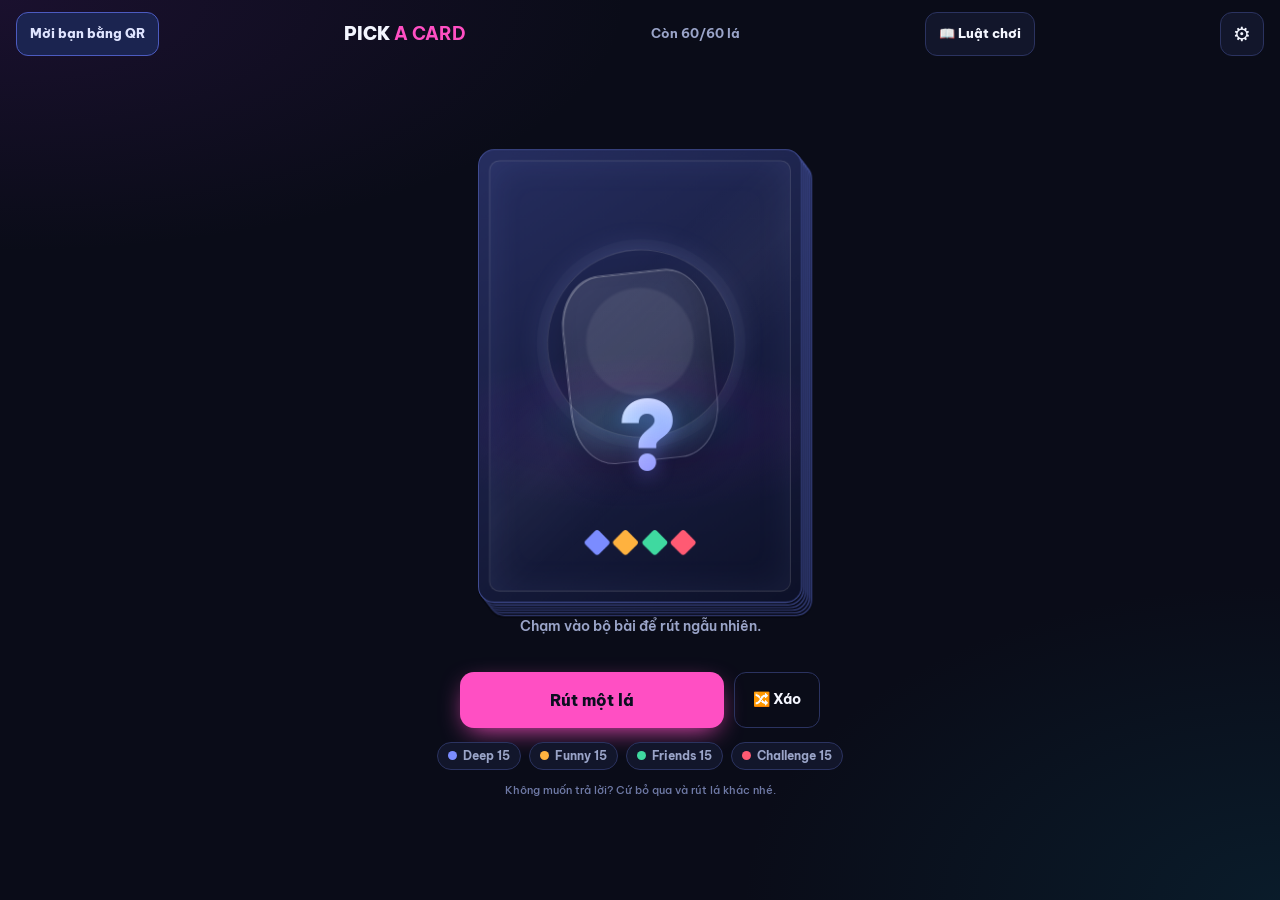
<file: index.html>
<!doctype html>
<html lang="vi">
<head>
<meta charset="utf-8">
<meta name="viewport" content="width=device-width, initial-scale=1, viewport-fit=cover">
<meta name="theme-color" content="#0a0c18">
<title>Pick A Card</title>
<link rel="preconnect" href="https://fonts.googleapis.com">
<link rel="preconnect" href="https://fonts.gstatic.com" crossorigin>
<link href="https://fonts.googleapis.com/css2?family=Be+Vietnam+Pro:wght@500;700;800;900&display=swap" rel="stylesheet">
<link rel="stylesheet" href="style.css">
<style>
body{display:flex;flex-direction:column;overflow-x:hidden;user-select:none;-webkit-user-select:none}
.top{display:flex;align-items:center;justify-content:space-between;gap:12px;padding:max(12px,env(safe-area-inset-top)) 16px 4px}
.logo{margin:0;font:900 18px/1 'Be Vietnam Pro',sans-serif}.logo b{color:var(--accent)}
.left{color:var(--muted);font-size:13px;font-weight:700}
.gear{display:grid;place-items:center;width:44px;height:44px;border-radius:12px;border:1px solid var(--line);background:var(--panel);text-decoration:none;font-size:20px}
.rules-btn{min-height:44px;padding:0 13px;border-radius:12px;border:1px solid var(--line);background:var(--panel);font-weight:800;font-size:13px}
.invite-btn{min-height:44px;padding:0 13px;border-radius:12px;border:1px solid #4c5bc0;background:#1b2450;color:#dfe4ff;font-weight:800;font-size:13px}
main{flex:1;display:flex;flex-direction:column;align-items:center;justify-content:center;gap:12px;padding:0 16px max(16px,env(safe-area-inset-bottom))}
.stage{--cw:max(150px,min(74vw,320px,calc((100dvh - 300px)*.714)));width:var(--cw);height:calc(var(--cw)*1.4);position:relative;margin:6px 0 4px;--c:#aab}
.pile,.shuffle{position:absolute;inset:0}
.shuffle{transform-style:preserve-3d;perspective:900px;pointer-events:none;contain:layout paint}
.shuffle:before{content:"";position:absolute;width:150%;height:70%;left:-25%;top:25%;border-radius:50%;background:radial-gradient(ellipse,#00f3ff18 0%,#bc13fe0b 35%,transparent 68%);transform:rotateX(62deg)}
.pile{cursor:pointer;transition:opacity .2s;border-radius:16px}
.pile.empty{border:2px dashed var(--line);display:grid;place-items:center;color:var(--muted);text-align:center;font-weight:700;padding:16px;cursor:default}
.cover,.sh{position:absolute;inset:0;border-radius:16px;overflow:hidden}
.cover{background:linear-gradient(150deg,#262e60,#0d1128);border:1.5px solid #404c92;box-shadow:0 2px 0 #00000055;transform:translate(calc(var(--i)*2px),calc(var(--i)*2.6px))}
.cover.top:before{content:"";position:absolute;inset:10px;border:1px solid #ffffff24;border-radius:10px;background:radial-gradient(circle at 50% 42%,#ffffff12 0 18%,transparent 19% 100%),linear-gradient(135deg,transparent 35%,#ffffff08 50%,transparent 65%);box-shadow:inset 0 0 35px #8f9cff18}
.cover.top:after{content:"";position:absolute;width:58%;aspect-ratio:1;border-radius:50%;left:21%;top:22%;border:1px solid #ffffff22;box-shadow:0 0 0 10px #ffffff06,0 0 30px #9aa7ff32;transform:rotate(18deg)}
.cover .q{position:absolute;inset:0;display:grid;place-items:center;font:900 calc(var(--cw)*.36)/1 'Be Vietnam Pro',sans-serif;color:#ffffffe8;padding-bottom:12%}
.cover.top .q{z-index:1;inset:27% 27% 31%;padding:0;border:1px solid #ffffff42;border-radius:28%;background:linear-gradient(145deg,#ffffff22,#ffffff08);box-shadow:inset 1px 1px 0 #ffffff40,inset -8px -10px 22px #00000028,0 14px 28px #00000035;color:transparent;background-clip:padding-box;transform:rotate(-6deg)}
.cover.top .q:after{content:"?";font:900 calc(var(--cw)*.29)/1 'Be Vietnam Pro',sans-serif;background:linear-gradient(145deg,#ffffff,#c6ccff 45%,#7b8cff);-webkit-background-clip:text;background-clip:text;color:transparent;text-shadow:0 4px 18px #7b8cff66;transform:rotate(6deg)}
.cover .dots{position:absolute;left:0;right:0;bottom:11%;display:flex;justify-content:center;gap:9px}
.cover .dots i{width:calc(var(--cw)*.06);height:calc(var(--cw)*.06);border-radius:3px;transform:rotate(45deg)}
.sh{box-shadow:0 3px 10px #0008;border:1px solid #ffffff38;transform-origin:center;will-change:transform;background:linear-gradient(145deg,#ffffff12,#ffffff04),linear-gradient(90deg,#ffffff08 1px,transparent 1px),linear-gradient(#ffffff08 1px,transparent 1px);background-size:auto,20px 20px,20px 20px}
.sh:after{content:"";position:absolute;inset:0;border-radius:16px;padding:1px;background:linear-gradient(45deg,#00f3ff,#bc13fe);-webkit-mask:linear-gradient(#fff 0 0) content-box,linear-gradient(#fff 0 0);-webkit-mask-composite:xor;mask-composite:exclude;opacity:.65}
.fill{position:absolute;inset:0}
.pic,.fpic img{width:100%;height:100%;object-fit:cover;display:block;pointer-events:none}
.fpic{background:#0b0e1f}.fpic img{object-fit:contain}
.fb{display:grid;place-items:center;background:repeating-linear-gradient(135deg,var(--c) 0 12px,color-mix(in srgb,var(--c) 75%,#000) 12px 24px)}
.fb .plate{background:#0b0e1f;color:var(--c);border:2px solid var(--c);border-radius:14px;padding:calc(var(--cw)*.05) calc(var(--cw)*.08);text-align:center}
.fb .plate b{display:block;font:900 calc(var(--cw)*.11)/1.1 'Be Vietnam Pro',sans-serif}
.fb .plate span{display:block;margin-top:4px;font-weight:700;font-size:calc(var(--cw)*.05);color:#fff}
.ft{display:flex;flex-direction:column;padding:7% 8%;gap:6%;background:linear-gradient(180deg,color-mix(in srgb,var(--c) 28%,#0b0e1f),#0b0e1f 55%)}
.ft .tag{align-self:flex-start;background:var(--c);color:#0b0e1f;font-weight:800;font-size:calc(var(--cw)*.045);padding:.25em .8em;border-radius:99px}
.ft .q{flex:1;display:grid;place-items:center;text-align:center;font-weight:800;line-height:1.3;overflow-wrap:anywhere}
#card{position:absolute;inset:0;z-index:20;perspective:1400px}
#card .inner{position:absolute;inset:0;transform-style:preserve-3d;transition:transform .75s cubic-bezier(.2,.8,.2,1)}
#card .inner.noanim{transition:none}
#card.flipped .inner{transform:rotateY(180deg)}
.face{position:absolute;inset:0;border-radius:16px;overflow:hidden;backface-visibility:hidden;-webkit-backface-visibility:hidden;box-shadow:0 0 0 2px var(--c),0 16px 46px -10px var(--c);background:#0b0e1f}
.face.fr{transform:rotateY(180deg)}
#hint{min-height:44px;margin:0;text-align:center;color:var(--muted);font-weight:600;font-size:14px;max-width:320px}
#hint b{color:var(--c);font-weight:800}
.actions{display:flex;gap:10px;width:min(100%,360px)}
.main{flex:1;min-height:56px;font-size:16px;font-weight:800;border:0;border-radius:14px;background:var(--bc,var(--accent));color:#0b0e1f;box-shadow:0 8px 26px -8px var(--bc,var(--accent));transition:transform .15s,background .25s}
.main:active:not(:disabled){transform:translateY(2px)}
.main:disabled{opacity:.5}
.legend{display:flex;flex-wrap:wrap;justify-content:center;gap:8px;margin:2px 0 0;padding:0;list-style:none}
.legend li{display:flex;align-items:center;gap:6px;font-size:12px;font-weight:700;color:var(--muted);background:var(--panel);border:1px solid var(--line);border-radius:99px;padding:4px 10px}
.legend i{width:9px;height:9px;border-radius:50%;background:var(--c)}
.note{color:#6f7aa6;font-size:11px;text-align:center;margin:0}
dialog.rules{width:min(560px,94vw);max-height:90dvh;border:1px solid #5663b3;border-radius:18px;background:#10152d;color:var(--ink);padding:0;box-shadow:0 20px 70px #000c}
dialog.rules::backdrop{background:#030612d0;backdrop-filter:blur(5px)}
.rules-body{padding:22px;overflow:auto}.rules-body h2{margin:0 0 6px;font-size:21px}.rules-body h3{margin:18px 0 6px;font-size:15px;color:#dfe4ff}.rules-body p{margin:0;color:var(--muted);font-size:13px}.rules-body ol{margin:8px 0 0;padding-left:22px;color:var(--muted);font-size:13px}.rules-body li{margin:6px 0}.theme-rules{display:grid;gap:8px;margin-top:8px}.theme-rules div{padding:9px 11px;border:1px solid var(--line);border-left:4px solid var(--c);border-radius:10px;background:#0d1230;font-size:13px}.theme-rules b{display:block;color:var(--ink);margin-bottom:2px}
.rules-foot{display:flex;justify-content:flex-end;margin-top:20px}
.qr-card{width:min(360px,92vw);border:1px solid #5663b3;border-radius:18px;background:#10152d;color:var(--ink);padding:22px;box-shadow:0 20px 70px #000c;text-align:center}
.qr-card::backdrop{background:#030612d0;backdrop-filter:blur(5px)}
.qr-card h2{margin:0 0 6px;font-size:21px}.qr-card p{margin:0;color:var(--muted);font-size:13px}
.qr-image{display:block;width:220px;height:220px;margin:18px auto;border-radius:12px;background:#fff;padding:10px}
.qr-actions{display:flex;gap:8px;justify-content:center;flex-wrap:wrap}.qr-actions .btn{flex:1;min-width:120px}
</style>
</head>
<body>
<header class="top">
  <button class="invite-btn" id="invite-open" type="button">Mời bạn bằng QR</button>
  <h1 class="logo">PICK <b>A CARD</b></h1>
  <span class="left" id="left" aria-live="polite"></span>
  <button class="rules-btn" id="rules-open" type="button">📖 Luật chơi</button>
  <a class="gear" href="setup.html" aria-label="Cài đặt bộ bài" title="Cài đặt">⚙</a>
</header>
<main>
  <div class="stage" id="stage">
    <div class="pile" id="pile" role="button" tabindex="0" aria-label="Bộ bài"></div>
    <div class="shuffle" id="shuffle" aria-hidden="true"></div>
    <div id="card" hidden>
      <div class="inner" id="inner">
        <div class="face" id="back"></div>
        <div class="face fr" id="front"></div>
      </div>
    </div>
  </div>
  <p id="hint" aria-live="polite"></p>
  <div class="actions">
    <button class="main" id="main" type="button" disabled>Đang chuẩn bị…</button>
    <button class="btn ghost" id="shuf" type="button" title="Xáo lại bộ bài">🔀 Xáo</button>
  </div>
  <ul class="legend" id="legend" aria-label="Số lá còn lại theo chủ đề"></ul>
  <p class="note">Không muốn trả lời? Cứ bỏ qua và rút lá khác nhé.</p>
</main>
<dialog class="rules" id="rules" aria-labelledby="rules-title">
  <div class="rules-body">
    <h2 id="rules-title">LUẬT CHƠI – PICK A CARD 🃏</h2>
    <p>Trò chơi gồm 4 bộ bài với 4 chủ đề khác nhau:</p>
    <div class="theme-rules">
      <div style="--c:#7b8cff"><b>❤️ DEEP</b>Câu hỏi sâu sắc về cảm xúc, suy nghĩ và bản thân.</div>
      <div style="--c:#3fd9a0"><b>💙 FRIEND</b>Câu hỏi về tình bạn, kỷ niệm và các mối quan hệ.</div>
      <div style="--c:#ffb23f"><b>😂 FUNNY</b>Câu hỏi hài hước và những tình huống vui nhộn.</div>
      <div style="--c:#ff5a73"><b>🔥 CHALLENGE</b>Những thử thách thú vị dành cho người chơi.</div>
    </div>
    <h3>Cách chơi</h3>
    <ol>
      <li>Người chơi lần lượt theo thứ tự đã thống nhất.</li>
      <li>Đến lượt, chạm vào bộ bài hoặc nút “Rút một lá”.</li>
      <li>Chạm vào lá bài để lật và đọc câu hỏi hoặc thử thách.</li>
      <li>Trả lời hoặc thực hiện thử thách, sau đó bấm “Lá tiếp theo” để chuyển lượt.</li>
      <li>Nếu không muốn hoặc không thể thực hiện, nhóm có thể tự đặt hình phạt cho người chơi.</li>
    </ol>
    <h3>Lưu ý</h3>
    <p>Lá đã rút sẽ không lặp lại trong cùng một ván. Khi hết bài, chọn “Xáo lại” để bắt đầu vòng mới.</p>
    <div class="rules-foot"><button class="btn primary" id="rules-close" type="button">Đã hiểu</button></div>
  </div>
</dialog>
<dialog class="qr-card" id="invite-dialog" aria-labelledby="invite-title">
  <h2 id="invite-title">Mời bạn vào chơi</h2>
  <p>Quét mã QR này để mở đúng trò chơi trên thiết bị của bạn.</p>
  <img class="qr-image" id="invite-qr" alt="Mã QR để mời bạn vào chơi">
  <div class="qr-actions">
    <button class="btn primary" id="invite-copy" type="button">Sao chép liên kết</button>
    <button class="btn ghost" id="invite-close" type="button">Đóng</button>
  </div>
</dialog>
<div id="toast" role="status"></div>
<script src="store.js"></script>
<script>
(async()=>{
'use strict';
const {THEMES,load,url}=DeckStore;
const T=Object.fromEntries(THEMES.map(t=>[t.id,t]));
const $=id=>document.getElementById(id);
const reduce=matchMedia('(prefers-reduced-motion: reduce)').matches;
const sleep=ms=>new Promise(r=>setTimeout(r,ms));
const rnd=n=>{const a=new Uint32Array(1);crypto.getRandomValues(a);return a[0]%n};
const shuffleArr=a=>{for(let i=a.length-1;i>0;i--){const j=rnd(i+1);[a[i],a[j]]=[a[j],a[i]]}return a};
const vib=ms=>{try{navigator.vibrate&&navigator.vibrate(ms)}catch(e){}};
const div=(cls,txt)=>{const d=document.createElement('div');d.className=cls||'';if(txt!==undefined)d.textContent=txt;return d};

let data,byId=new Map(),deck=[],cur=null,state='boot';
try{data=await load()}catch(e){console.error(e);data={cards:[],backs:{}}}
byId=new Map(data.cards.map(c=>[c.id,c]));

const stage=$('stage'),pile=$('pile'),shuf=$('shuffle'),card=$('card'),inner=$('inner'),main=$('main');
const rules=$('rules');
const FIXED_BACKS={deep:'img/DEEP.png',funny:'img/FUNNY.png',friends:'img/FRIENDS.png',challenge:'img/CHALLENGE.png'};

function backNode(id){
 const t=T[id],box=div('fill');box.style.setProperty('--c',t.color);
 const fixed=FIXED_BACKS[id];
 if(fixed){const i=new Image();i.src=fixed;i.alt='';i.draggable=false;i.className='pic';box.append(i)}
 else{box.classList.add('fb');box.innerHTML='<div class="plate"><b>'+t.name+'</b><span>'+t.sub+'</span></div>'}
 return box;
}
function frontNode(c){
 const t=T[c.theme],box=div('fill');box.style.setProperty('--c',t.color);
 if(c.img){box.classList.add('fpic');const i=new Image();i.src=url(c.img);i.alt=c.text||('Lá bài '+t.name);i.draggable=false;box.append(i)}
 else{
  box.classList.add('ft');
  const q=div('q',c.text||''),len=(c.text||'').length;
  q.style.fontSize='calc(var(--cw)*'+(len<45?.082:len<80?.068:len<130?.056:.048)+')';
  box.append(div('tag',t.name+' · '+t.sub),q);
 }
 return box;
}
function paintPile(){
 const n=deck.length,layers=n===0?0:Math.min(6,Math.ceil(n/10));
 pile.replaceChildren();
 pile.classList.toggle('empty',n===0);
 if(n===0){pile.textContent=state==='none'?'Chưa có lá bài nào':'';return}
 for(let i=layers-1;i>=0;i--){
  const l=div('cover'+(i===0?' top':''));l.style.setProperty('--i',i);l.style.zIndex=10-i;
  if(i===0){
   const q=div('q','?'),d=div('dots');
   THEMES.forEach(t=>{const s=document.createElement('i');s.style.background=t.color;d.append(s)});
   l.append(q,d);
  }
  pile.append(l);
 }
}
function legend(){
 const cnt={};THEMES.forEach(t=>cnt[t.id]=0);
 deck.forEach(id=>{const c=byId.get(id);if(c)cnt[c.theme]++});
 const ul=$('legend');ul.replaceChildren();
 THEMES.forEach(t=>{const li=document.createElement('li'),i=document.createElement('i');i.style.setProperty('--c',t.color);li.append(i,t.name+' '+cnt[t.id]);ul.append(li)});
 $('left').textContent=data.cards.length?('Còn '+deck.length+'/'+data.cards.length+' lá'):'';
}
function ui(){
 const t=cur&&T[cur.theme];
 let label='',hint='',dis=false,bc='';
 switch(state){
  case 'boot':label='Đang chuẩn bị…';dis=true;break;
  case 'none':label='Thêm lá bài';hint='Bộ bài đang trống. Vào Cài đặt để thêm lá bài.';break;
  case 'shuffling':label='Đang xáo bài…';hint='Xáo xáo xáo…';dis=true;break;
  case 'ready':label='Rút một lá';hint='Chạm vào bộ bài để rút ngẫu nhiên.';break;
  case 'drawing':label='Rút bài…';dis=true;break;
  case 'back':label='Lật bài';hint='Lá bài chủ đề <b>'+t.name+'</b>. Chạm để xem câu hỏi.';bc=t.color;break;
  case 'flipping':label='Lật bài';dis=true;bc=t.color;break;
  case 'front':label=deck.length?'Lá tiếp theo':'Hết bài – Xáo lại';hint='Đọc to rồi trả lời nhé! <b>'+t.name+' · '+t.sub+'</b>';bc=t.color;break;
  case 'leaving':label='…';dis=true;break;
  case 'empty':label='Xáo bài vòng mới';hint='Hết '+data.cards.length+' lá rồi! Xáo lại để chơi vòng mới.';break;
 }
 main.textContent=label;main.disabled=dis;
 main.style.setProperty('--bc',bc||'var(--accent)');
 $('hint').innerHTML=hint;
 if(t)stage.style.setProperty('--c',t.color);
 $('shuf').disabled=['boot','shuffling','drawing','flipping','leaving','none'].includes(state);
}

async function shuffle(){
 if(['shuffling','drawing','flipping','leaving'].includes(state))return;
 if(!data.cards.length){state='none';deck=[];paintPile();legend();ui();return}
 card.hidden=true;cur=null;
 deck=shuffleArr((deck.length?deck:data.cards.map(c=>c.id)).slice());
 state='shuffling';legend();ui();paintPile();
 pile.style.opacity=0;shuf.replaceChildren();
 const n=Math.min(12,Math.max(6,deck.length)),els=[];
 for(let i=0;i<n;i++){const e=div('sh');e.append(backNode(THEMES[rnd(THEMES.length)].id));e.style.zIndex=i;shuf.append(e);els.push(e)}
 vib([18,30,18,30,18]);
 if(reduce)await sleep(250);
 else{
  const radius=Math.min(150,Math.max(92,parseFloat(getComputedStyle(stage).width)*.72));
  await Promise.all(els.map((e,i)=>{
   const angle=(i/n)*Math.PI*2, x=Math.cos(angle)*radius, y=Math.sin(angle)*radius;
   const rot=(angle*180/Math.PI)+90;
   e.style.boxShadow='0 0 18px #00f3ff66';
   return e.animate([
    {transform:'translate3d(0,0,0) rotateX(0deg) rotateY(0deg) rotateZ(0deg)',offset:0},
    {transform:'translate3d('+x+'px,'+y+'px,120px) rotateX(360deg) rotateY(180deg) rotateZ('+rot+'deg)',offset:.55},
    {transform:'translate3d('+x+'px,'+y+'px,120px) rotateX(720deg) rotateY(360deg) rotateZ('+rot+'deg)',offset:.72},
    {transform:'translate3d(0,0,0) rotateX(0deg) rotateY(0deg) rotateZ(0deg)',offset:1}
   ],{duration:1400,delay:i*42,easing:'cubic-bezier(.175,.885,.32,1.275)',fill:'both'}).finished.then(()=>{e.style.boxShadow='0 3px 10px #0008'});
  }));
 }
 shuf.replaceChildren();pile.style.opacity=1;
 if(!reduce)pile.animate([{transform:'scale(1)'},{transform:'scale(1.045)'},{transform:'scale(1)'}],{duration:240});
 state='ready';ui();
}
async function draw(){
 if(state!=='ready'||!deck.length)return;
 cur=byId.get(deck.pop());
 if(!cur){return draw()}
 state='drawing';
 const t=T[cur.theme];
 $('back').replaceChildren(backNode(cur.theme));
 $('front').replaceChildren(frontNode(cur));
 card.style.setProperty('--c',t.color);
 inner.classList.add('noanim');card.classList.remove('flipped');void inner.offsetWidth;inner.classList.remove('noanim');
 card.getAnimations().forEach(a=>a.cancel());
 card.hidden=false;paintPile();legend();ui();vib(15);
 if(!reduce)await card.animate([
  {transform:'translate(0,2%) scale(.97)',opacity:.4,offset:0},
  {transform:'translate(0,-14%) scale(1.05) rotate(-2.5deg)',opacity:1,offset:.45},
  {transform:'translate(0,0) scale(1) rotate(0deg)',opacity:1,offset:1}
 ],{duration:520,easing:'cubic-bezier(.2,.8,.2,1)'}).finished;
 state='back';ui();
}
async function flip(){
 if(state!=='back')return;
 state='flipping';ui();card.classList.add('flipped');vib(10);
 await sleep(reduce?50:720);
 state='front';ui();
}
async function next(){
 if(state!=='front')return;
 state='leaving';ui();
 if(!reduce)await card.animate([
  {transform:'translate(0,0) rotate(0deg)',opacity:1},
  {transform:'translate(125%,-8%) rotate(16deg)',opacity:0}
 ],{duration:380,easing:'ease-in',fill:'forwards'}).finished;
 card.getAnimations().forEach(a=>a.cancel());
 card.hidden=true;cur=null;
 state=deck.length?'ready':'empty';
 paintPile();legend();ui();
}
function act(){
 if(state==='ready')draw();
 else if(state==='back')flip();
 else if(state==='front'){deck.length?next():(next().then(()=>shuffle()))}
 else if(state==='empty')shuffle();
 else if(state==='none')location.href='setup.html';
}
main.addEventListener('click',act);
$('shuf').addEventListener('click',shuffle);
$('rules-open').addEventListener('click',()=>rules.showModal());
$('rules-close').addEventListener('click',()=>rules.close());
rules.addEventListener('click',e=>{if(e.target===rules)rules.close()});
const inviteDialog=$('invite-dialog'), inviteUrl=location.href.split('#')[0], inviteQr=$('invite-qr');
function showToast(text){const toast=$('toast');toast.textContent=text;toast.classList.add('show');setTimeout(()=>toast.classList.remove('show'),2200)}
$('invite-open').addEventListener('click',()=>{
  inviteQr.src='https://api.qrserver.com/v1/create-qr-code/?size=440x440&margin=12&data='+encodeURIComponent(inviteUrl);
  inviteDialog.showModal();
});
$('invite-close').addEventListener('click',()=>inviteDialog.close());
inviteDialog.addEventListener('click',e=>{if(e.target===inviteDialog)inviteDialog.close()});
$('invite-copy').addEventListener('click',async()=>{
  try{await navigator.clipboard.writeText(inviteUrl);showToast('Đã sao chép liên kết mời')}catch(e){showToast('Không thể sao chép tự động')}
});
function stageTap(){if(state==='ready')draw();else if(state==='back')flip();else if(state==='empty')shuffle()}
pile.addEventListener('click',stageTap);
pile.addEventListener('keydown',e=>{if(e.key==='Enter'||e.key===' '){e.preventDefault();stageTap()}});
card.addEventListener('click',stageTap);

paintPile();legend();ui();
if(!data.cards.length){state='none';ui();return}
shuffle();
})();
</script>
</body>
</html>
</file>
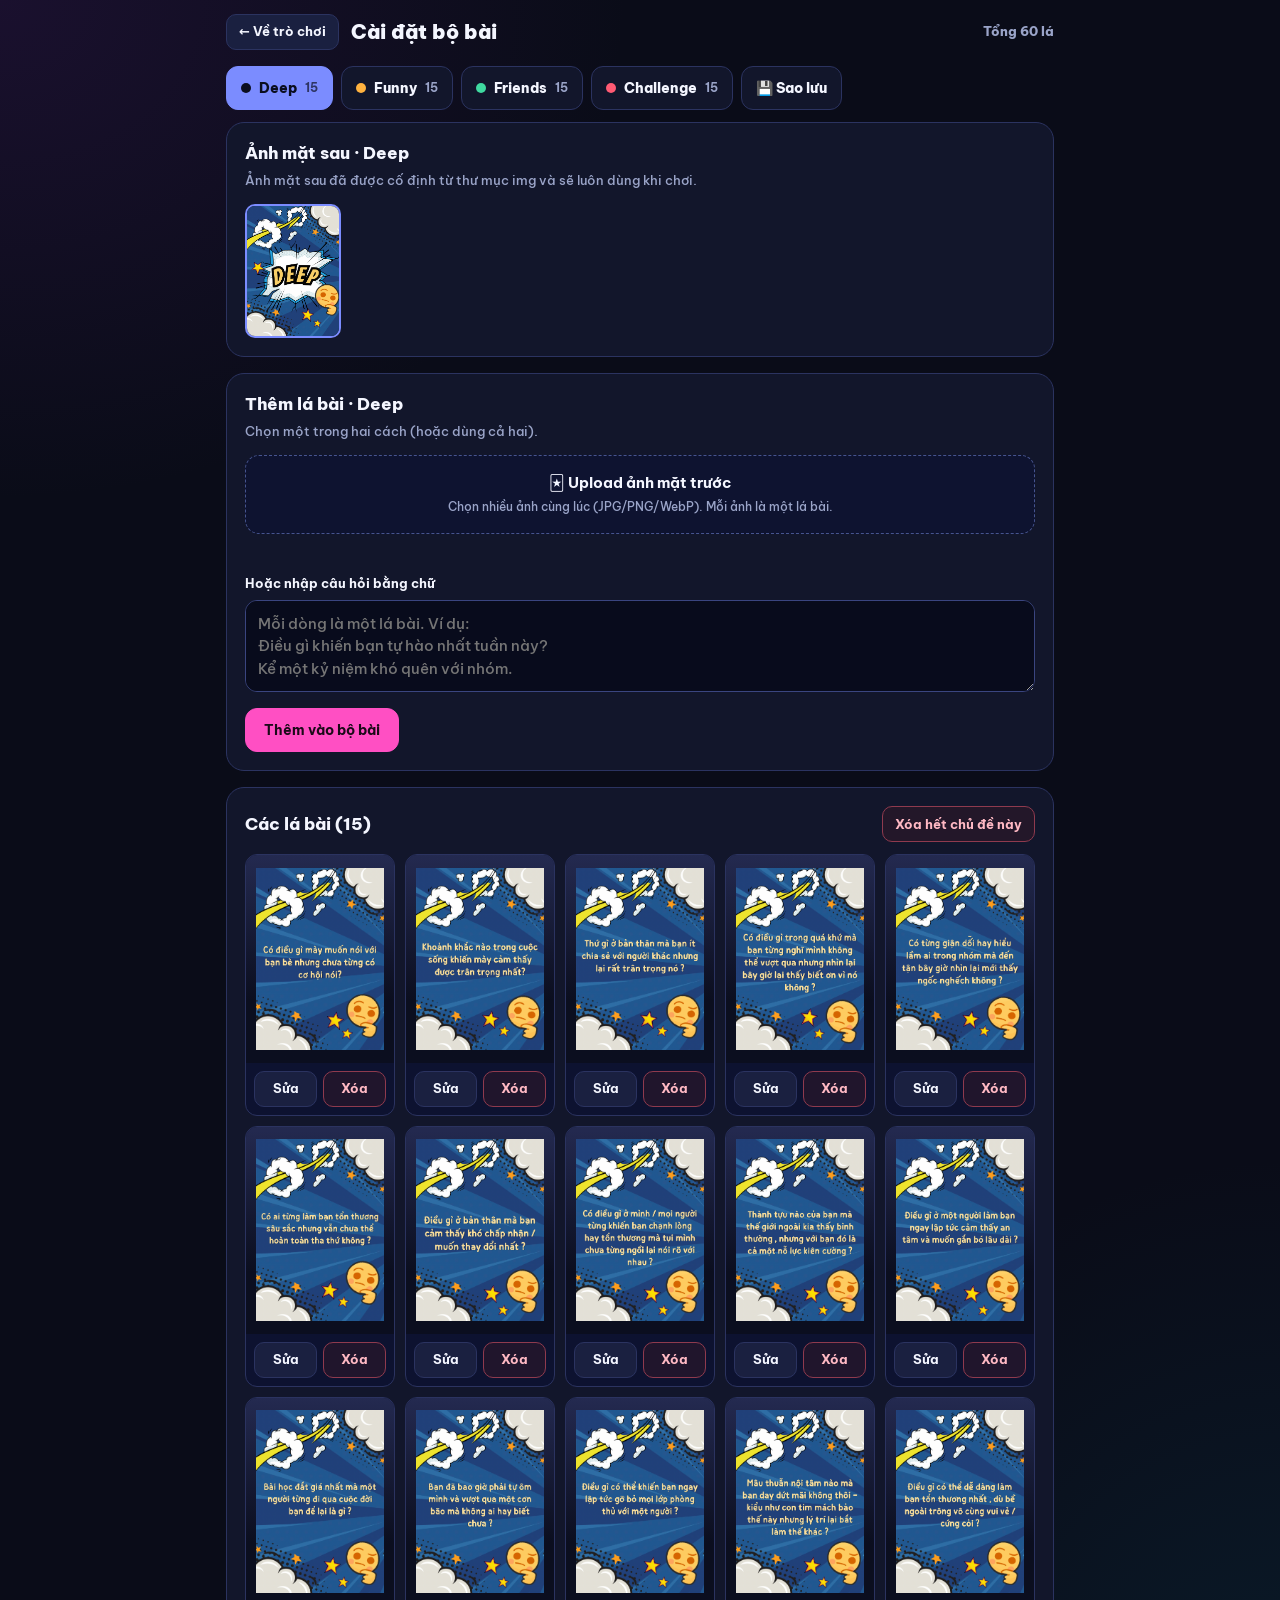
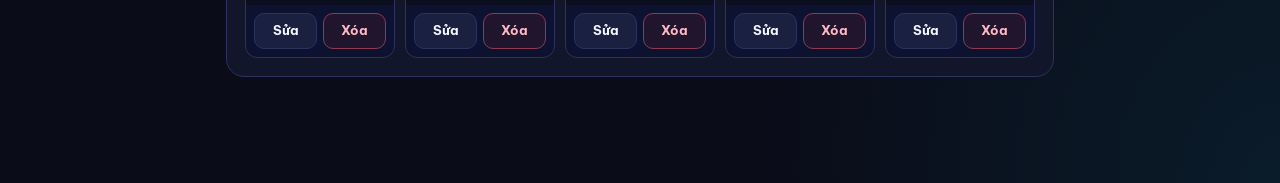
<file: setup.html>
<!doctype html>
<html lang="vi">
<head>
<meta charset="utf-8">
<meta name="viewport" content="width=device-width, initial-scale=1, viewport-fit=cover">
<meta name="theme-color" content="#0a0c18">
<title>Cài đặt bộ bài · ĐÊM CHÁY PHỐ</title>
<link rel="preconnect" href="https://fonts.googleapis.com">
<link rel="preconnect" href="https://fonts.gstatic.com" crossorigin>
<link href="https://fonts.googleapis.com/css2?family=Be+Vietnam+Pro:wght@500;700;800;900&display=swap" rel="stylesheet">
<link rel="stylesheet" href="style.css">
<style>
.wrap{max-width:860px;margin:auto;padding:max(14px,env(safe-area-inset-top)) 16px 90px}
.bar{display:flex;align-items:center;gap:12px;flex-wrap:wrap;margin-bottom:14px}
.bar h1{margin:0;font:900 20px/1.2 'Be Vietnam Pro',sans-serif;flex:1;min-width:150px}
.total{font-weight:800;font-size:13px;color:var(--muted)}
.total.off{color:#ffd37a}
.tabs{display:flex;gap:8px;overflow-x:auto;padding:2px 0 12px;scrollbar-width:thin}
.tab{flex:0 0 auto;display:flex;align-items:center;gap:8px;min-height:44px;padding:8px 14px;border-radius:12px;border:1px solid var(--line);background:var(--panel);font-weight:800;font-size:14px}
.tab i{width:10px;height:10px;border-radius:50%;background:var(--c,#aab)}
.tab small{color:var(--muted);font-weight:700}
.tab[aria-selected=true]{background:var(--c,var(--panel2));color:#0b0e1f;border-color:var(--c,var(--line))}
.tab[aria-selected=true] i{background:#0b0e1f}.tab[aria-selected=true] small{color:#0b0e1fb0}
.sec{background:var(--panel);border:1px solid var(--line);border-radius:18px;padding:18px;margin-bottom:16px}
.sec h2{margin:0 0 4px;font-size:17px;font-weight:800}
.help{margin:0 0 14px;color:var(--muted);font-size:13px}
.row{display:flex;gap:14px;align-items:center;flex-wrap:wrap}
.btns{display:flex;gap:8px;flex-wrap:wrap}
.prev{width:96px;aspect-ratio:5/7;border-radius:10px;overflow:hidden;border:2px solid var(--c);background:repeating-linear-gradient(135deg,var(--c) 0 8px,color-mix(in srgb,var(--c) 75%,#000) 8px 16px);display:grid;place-items:center;flex:none}
.prev img{width:100%;height:100%;object-fit:cover}
.prev span{background:#0b0e1f;color:var(--c);font-weight:900;font-size:12px;padding:5px 8px;border-radius:8px}
.drop{display:block;border:1.5px dashed #46548f;border-radius:14px;background:#0e1330;padding:16px;text-align:center;cursor:pointer;position:relative}
.drop strong{display:block}.drop span{font-size:12px;color:var(--muted)}
.drop:hover{border-color:var(--c)}
textarea,select{width:100%;background:#080b1c;border:1px solid #3a4580;border-radius:12px;padding:12px;outline:0}
textarea{min-height:92px;resize:vertical;line-height:1.5}
textarea:focus,select:focus{border-color:var(--c,#8fa0ff)}
label.f{display:block;font-weight:700;font-size:13px;margin:14px 0 6px}
.prog{font-size:12px;color:var(--muted);margin:8px 0 0;min-height:18px}
.list-h{display:flex;justify-content:space-between;align-items:center;gap:10px;flex-wrap:wrap;margin-bottom:12px}
.grid{display:grid;grid-template-columns:repeat(auto-fill,minmax(150px,1fr));gap:10px}
.tile{border:1px solid var(--line);border-radius:12px;background:#0d1230;overflow:hidden;display:flex;flex-direction:column}
.tile .th{aspect-ratio:5/7;display:grid;place-items:center;padding:10px;background:linear-gradient(180deg,color-mix(in srgb,var(--c) 22%,#0b0e1f),#0b0e1f 70%);font-size:12.5px;font-weight:700;text-align:center;line-height:1.35;overflow:hidden}
.tile .th img{width:100%;height:100%;object-fit:contain;display:block}
.tile .th p{margin:0;display:-webkit-box;-webkit-line-clamp:8;-webkit-box-orient:vertical;overflow:hidden}
.tile .tb{display:flex;gap:6px;padding:8px}.tile .tb .btn{flex:1;padding:6px}
.empty{color:var(--muted);text-align:center;padding:22px 8px;font-size:14px}
dialog{width:min(480px,94vw);max-height:92dvh;border:1px solid #5663b3;border-radius:18px;background:#10152d;color:var(--ink);padding:0;box-shadow:0 20px 70px #000c}
dialog::backdrop{background:#030612d0;backdrop-filter:blur(5px)}
dialog form{padding:20px}
dialog h2{margin:0 0 4px;font-size:18px}
.cur{display:flex;gap:12px;align-items:center;margin-top:6px}
.cur .prev{width:70px}
.chk{display:flex;gap:8px;align-items:center;font-size:13px;margin-top:8px;color:var(--muted)}
.foot{display:flex;gap:8px;justify-content:space-between;margin-top:20px;flex-wrap:wrap}
.sum{display:grid;gap:8px;margin:0 0 16px;padding:0;list-style:none}
.sum li{display:flex;justify-content:space-between;align-items:center;background:#0d1230;border:1px solid var(--line);border-radius:12px;padding:10px 14px;font-weight:700}
.sum li span:first-child{display:flex;align-items:center;gap:8px}
.sum i{width:10px;height:10px;border-radius:50%;background:var(--c)}
.warn{background:#3b2f0e;border:1px solid #8a6b1c;color:#ffe3a1;border-radius:12px;padding:10px 14px;font-size:13px;margin-bottom:14px}
</style>
</head>
<body>
<div class="wrap">
  <div class="bar">
    <a class="btn sm" href="index.html">← Về trò chơi</a>
    <h1>Cài đặt bộ bài</h1>
    <span class="total" id="total"></span>
  </div>
  <div id="warn" class="warn hidden"></div>
  <div class="tabs" id="tabs" role="tablist" aria-label="Chủ đề"></div>
  <main id="panel"></main>
</div>

<dialog id="edit" aria-labelledby="edit-title">
  <form id="edit-form" method="dialog">
    <h2 id="edit-title">Sửa lá bài</h2>
    <label class="f" for="e-theme">Chủ đề</label>
    <select id="e-theme"></select>
    <label class="f" for="e-text">Câu hỏi / nội dung (chữ)</label>
    <textarea id="e-text" maxlength="300" placeholder="Nhập câu hỏi cho lá bài này"></textarea>
    <p class="help" style="margin:6px 0 0">Nếu lá bài có ảnh mặt trước thì ảnh sẽ được hiển thị thay cho chữ.</p>
    <label class="f" for="e-img">Ảnh mặt trước</label>
    <div class="cur"><div class="prev" id="e-prev"></div>
      <div><label class="btn sm" style="cursor:pointer">Chọn ảnh mới<input class="sr" type="file" id="e-img" accept="image/*"></label>
      <label class="chk"><input type="checkbox" id="e-rm"> Gỡ ảnh (dùng chữ)</label></div></div>
    <div class="foot">
      <button type="button" class="btn danger sm" id="e-del">Xóa lá này</button>
      <span class="btns"><button type="button" class="btn sm ghost" id="e-cancel">Hủy</button><button type="submit" class="btn sm primary" id="e-save">Lưu</button></span>
    </div>
  </form>
</dialog>
<div id="toast" role="status"></div>
<script src="store.js"></script>
<script>
(async()=>{
'use strict';
const {THEMES,themeById,load,save,compress,url,uid}=DeckStore;
const $=id=>document.getElementById(id);
function h(tag,props,...kids){
 const e=document.createElement(tag);
 for(const[k,v]of Object.entries(props||{})){
  if(k==='class')e.className=v;
  else if(k.startsWith('on'))e.addEventListener(k.slice(2),v);
  else if(k==='style')e.style.cssText=v;
  else if(v!==false&&v!=null)e.setAttribute(k,v===true?'':v);
 }
 for(const kid of kids.flat()){if(kid==null||kid===false)continue;e.append(kid.nodeType?kid:document.createTextNode(kid))}
 return e;
}
let tt;function toast(m){const t=$('toast');t.textContent=m;t.classList.add('show');clearTimeout(tt);tt=setTimeout(()=>t.classList.remove('show'),4500)}
const data=await load();
const FIXED_BACKS={deep:'img/DEEP.png',funny:'img/FUNNY.png',friends:'img/FRIENDS.png',challenge:'img/CHALLENGE.png'};
let tab=(location.hash||'#deep').slice(1);
if(![...THEMES.map(t=>t.id),'backup'].includes(tab))tab='deep';
const count=id=>data.cards.filter(c=>c.theme===id).length;

async function commit(msg){
 try{
  const ok=await save();
  if(!ok)toast('Trình duyệt không cho lưu dữ liệu lâu dài (chế độ riêng tư?). Thay đổi chỉ có tác dụng đến khi đóng trang.');
  else if(msg)toast(msg);
 }catch(e){console.error(e);toast('Không lưu được: '+(e&&e.message||'bộ nhớ có thể đã đầy.'))}
 render();
}
function head(){
 const n=data.cards.length,t=$('total');
 t.textContent='Tổng '+n+' lá';t.classList.toggle('off',n!==60);
 const w=$('warn');
 w.classList.toggle('hidden',n===60);
 w.textContent=n===60?'':('Bộ bài đang có '+n+' lá (mục tiêu 60 lá). Vẫn chơi bình thường, bạn có thể thêm/bớt bất cứ lúc nào.');
 const tabs=$('tabs');tabs.replaceChildren();
 for(const t of THEMES)tabs.append(h('button',{class:'tab',role:'tab',type:'button','aria-selected':String(tab===t.id),style:'--c:'+t.color,onclick:()=>go(t.id)},h('i'),t.name,h('small',{},count(t.id))));
 tabs.append(h('button',{class:'tab',role:'tab',type:'button','aria-selected':String(tab==='backup'),style:'--c:#c9d2ff',onclick:()=>go('backup')},'💾 Sao lưu'));
}
function go(id){tab=id;history.replaceState(null,'','#'+id);render()}

function backPreview(t){
 return h('div',{class:'prev',style:'--c:'+t.color},h('img',{src:FIXED_BACKS[t.id],alt:'Ảnh mặt sau '+t.name}));
}
function themePanel(t){
 const c='--c:'+t.color;
 const cards=data.cards.filter(x=>x.theme===t.id);
 const sec1=h('section',{class:'sec',style:c},
  h('h2',{},'Ảnh mặt sau · '+t.name),
  h('p',{class:'help'},'Ảnh mặt sau đã được cố định từ thư mục img và sẽ luôn dùng khi chơi.'),
  h('div',{class:'row'},backPreview(t)));

 const prog=h('p',{class:'prog'});
 const ta=h('textarea',{id:'bulk',placeholder:'Mỗi dòng là một lá bài. Ví dụ:\nĐiều gì khiến bạn tự hào nhất tuần này?\nKể một kỷ niệm khó quên với nhóm.'});
 const sec2=h('section',{class:'sec',style:c},
  h('h2',{},'Thêm lá bài · '+t.name),
  h('p',{class:'help'},'Chọn một trong hai cách (hoặc dùng cả hai).'),
  h('label',{class:'drop'},h('strong',{},'🃏 Upload ảnh mặt trước'),h('span',{},'Chọn nhiều ảnh cùng lúc (JPG/PNG/WebP). Mỗi ảnh là một lá bài.'),
   h('input',{class:'sr',type:'file',accept:'image/*',multiple:true,onchange:async e=>{
    const files=[...e.target.files];e.target.value='';if(!files.length)return;
    let ok=0;
    for(const f of files){
     prog.textContent='Đang xử lý '+(ok+1)+'/'+files.length+'…';
     try{data.cards.push({id:uid(),theme:t.id,text:'',img:await compress(f,1100)});ok++}catch(err){toast(err.message)}
    }
    prog.textContent='';await commit('Đã thêm '+ok+' lá bài '+t.name+'.');
   }})),
  prog,
  h('label',{class:'f',for:'bulk'},'Hoặc nhập câu hỏi bằng chữ'),ta,
  h('div',{class:'btns',style:'margin-top:10px'},h('button',{class:'btn primary',type:'button',onclick:()=>{
   const lines=ta.value.split('\n').map(s=>s.trim()).filter(Boolean);
   if(!lines.length)return toast('Hãy nhập ít nhất một câu hỏi.');
   lines.forEach(text=>data.cards.push({id:uid(),theme:t.id,text:text.slice(0,300),img:null}));
   commit('Đã thêm '+lines.length+' lá bài chữ.');
  }},'Thêm vào bộ bài')));

 const grid=h('div',{class:'grid'});
 cards.forEach(cd=>grid.append(h('div',{class:'tile',style:c},
  h('div',{class:'th'},cd.img?h('img',{src:url(cd.img),alt:cd.text||'Ảnh lá bài',loading:'lazy'}):h('p',{},cd.text||'(trống)')),
  h('div',{class:'tb'},h('button',{class:'btn sm',type:'button',onclick:()=>openEdit(cd.id)},'Sửa'),
   h('button',{class:'btn sm danger',type:'button',onclick:()=>{if(confirm('Xóa lá bài này?')){data.cards=data.cards.filter(x=>x.id!==cd.id);commit()}}},'Xóa')))));
 const sec3=h('section',{class:'sec',style:c},
  h('div',{class:'list-h'},h('h2',{style:'margin:0'},'Các lá bài ('+cards.length+')'),
   cards.length>0&&h('button',{class:'btn sm danger',type:'button',onclick:()=>{if(confirm('Xóa tất cả '+cards.length+' lá bài chủ đề '+t.name+'?')){data.cards=data.cards.filter(x=>x.theme!==t.id);commit('Đã xóa.')}}},'Xóa hết chủ đề này')),
  cards.length?grid:h('p',{class:'empty'},'Chưa có lá bài nào. Hãy thêm ảnh hoặc câu hỏi ở trên.'));
 return [sec1,sec2,sec3];
}
function backupPanel(){
 const imp=h('input',{class:'sr',type:'file',accept:'.json,application/json',onchange:async e=>{
  const f=e.target.files[0];e.target.value='';if(!f)return;
  if(!confirm('Nhập file sẽ thay thế toàn bộ bộ bài hiện tại. Tiếp tục?'))return;
  try{await DeckStore.importJSON(await f.text());toast('Đã nhập bộ bài.');render()}catch(err){toast(err.message)}
 }});
 return h('section',{class:'sec'},
  h('h2',{},'Sao lưu & khôi phục'),
  h('p',{class:'help'},'Bộ bài được lưu ngay trong trình duyệt của chiếc điện thoại này. Muốn chuyển sang máy khác hoặc giữ bản dự phòng, hãy xuất ra file JSON rồi nhập lại ở máy kia.'),
  h('ul',{class:'sum'},THEMES.map(t=>h('li',{style:'--c:'+t.color},h('span',{},h('i'),t.name+' · '+t.sub),h('span',{},count(t.id)+' lá')))),
  h('div',{class:'btns'},
   h('button',{class:'btn primary',type:'button',onclick:async()=>{
    try{const blob=new Blob([await DeckStore.exportJSON()],{type:'application/json'}),a=h('a',{href:URL.createObjectURL(blob),download:'dem-chay-pho-bo-bai.json'});document.body.append(a);a.click();a.remove();toast('Đã xuất file JSON.')}catch(err){toast(err.message)}
   }},'Xuất JSON'),
   h('label',{class:'btn'},'Nhập JSON',imp),
   h('button',{class:'btn danger',type:'button',onclick:async()=>{
    if(!confirm('Khôi phục bộ 60 câu hỏi mẫu? Toàn bộ ảnh và thay đổi của bạn sẽ bị xóa.'))return;
    await DeckStore.resetDefaults();toast('Đã khôi phục bộ bài mẫu.');render();
   }},'Khôi phục bộ mẫu')),
  !DeckStore.persistent&&h('p',{class:'help',style:'margin-top:12px;color:#ffd37a'},'Trình duyệt đang chặn lưu dữ liệu lâu dài (có thể do chế độ riêng tư).'));
}
function render(){
 head();
 const p=$('panel');p.replaceChildren();
 if(tab==='backup')p.append(backupPanel());
 else p.append(...themePanel(themeById(tab)));
}

/* Form sửa lá bài */
let editing=null,newImg=null;
const dlg=$('edit');
THEMES.forEach(t=>$('e-theme').append(h('option',{value:t.id},t.name+' · '+t.sub)));
function drawEditPrev(){
 const box=$('e-prev'),t=themeById($('e-theme').value);box.style.setProperty('--c',t.color);box.replaceChildren();
 const blob=$('e-rm').checked?null:(newImg||(editing&&editing.img));
 box.append(blob?h('img',{src:url(blob),alt:''}):h('span',{},'Chữ'));
}
function openEdit(id){
 editing=data.cards.find(c=>c.id===id);if(!editing)return;
 newImg=null;
 $('e-theme').value=editing.theme;$('e-text').value=editing.text||'';$('e-rm').checked=false;$('e-img').value='';
 drawEditPrev();dlg.showModal();
}
$('e-theme').addEventListener('change',drawEditPrev);
$('e-rm').addEventListener('change',drawEditPrev);
$('e-img').addEventListener('change',async e=>{
 const f=e.target.files[0];if(!f)return;
 try{newImg=await compress(f,1100);$('e-rm').checked=false;drawEditPrev()}catch(err){toast(err.message)}
});
$('e-cancel').addEventListener('click',()=>dlg.close());
$('e-del').addEventListener('click',()=>{
 if(!editing||!confirm('Xóa lá bài này?'))return;
 data.cards=data.cards.filter(c=>c.id!==editing.id);dlg.close();commit();
});
$('edit-form').addEventListener('submit',e=>{
 e.preventDefault();
 if(!editing)return;
 const text=$('e-text').value.trim().slice(0,300),img=$('e-rm').checked?null:(newImg||editing.img);
 if(!text&&!img)return toast('Lá bài cần có ảnh hoặc chữ.');
 editing.theme=$('e-theme').value;editing.text=text;editing.img=img;
 dlg.close();commit('Đã lưu lá bài.');
});
render();
})();
</script>
</body>
</html>
</file>
<file: style.css>
:root{color-scheme:dark;--bg:#0a0c18;--panel:#12162b;--panel2:#1a2040;--line:#2b3360;--ink:#f4f6ff;--muted:#9aa4c8;--accent:#ff4fc3;
--deep:#7b8cff;--funny:#ffb23f;--friends:#3fd9a0;--challenge:#ff5a73}
*{box-sizing:border-box}
html{-webkit-text-size-adjust:100%}
body{margin:0;min-height:100vh;min-height:100dvh;background:radial-gradient(ellipse 70% 40% at 0% 0%,#4a1d7040,transparent 70%),radial-gradient(ellipse 60% 50% at 100% 100%,#0a4a6040,transparent 70%),var(--bg);color:var(--ink);font:500 15px/1.5 'Be Vietnam Pro',system-ui,-apple-system,'Segoe UI',Roboto,sans-serif;-webkit-tap-highlight-color:transparent}
button,input,select,textarea{font:inherit;color:inherit}
button{cursor:pointer}
a{color:inherit}
.hidden,[hidden]{display:none!important}
.sr{position:absolute;width:1px;height:1px;overflow:hidden;clip:rect(0 0 0 0);white-space:nowrap}
:focus-visible,label:focus-within{outline:2px solid #ffe08a;outline-offset:3px}
.btn{display:inline-flex;align-items:center;justify-content:center;gap:8px;min-height:44px;padding:10px 18px;border-radius:12px;border:1px solid var(--line);background:var(--panel2);font-weight:700;font-size:14px;text-decoration:none;position:relative;transition:transform .15s,filter .15s,background .2s}
.btn:hover:not(:disabled){filter:brightness(1.12)}
.btn:active:not(:disabled){transform:translateY(2px)}
.btn:disabled{opacity:.45;cursor:not-allowed}
.btn.primary{background:var(--accent);border-color:var(--accent);color:#1b0a18}
.btn.ghost{background:transparent}
.btn.danger{color:#ffb9c4;border-color:#8f3a4e;background:#3a1a2870}
.btn.sm{min-height:36px;padding:6px 12px;font-size:13px;border-radius:10px}
#toast{position:fixed;z-index:99;left:50%;bottom:max(20px,env(safe-area-inset-bottom));transform:translate(-50%,30px);background:#1c2340;border:1px solid #6e7bd0;border-radius:12px;box-shadow:0 12px 40px #000b;padding:12px 18px;max-width:min(520px,92vw);opacity:0;pointer-events:none;transition:.22s;font-size:13px}
#toast.show{transform:translate(-50%,0);opacity:1}
@media(prefers-reduced-motion:reduce){*,*:before,*:after{transition-duration:.01ms!important;animation-duration:.01ms!important}}
</file>
